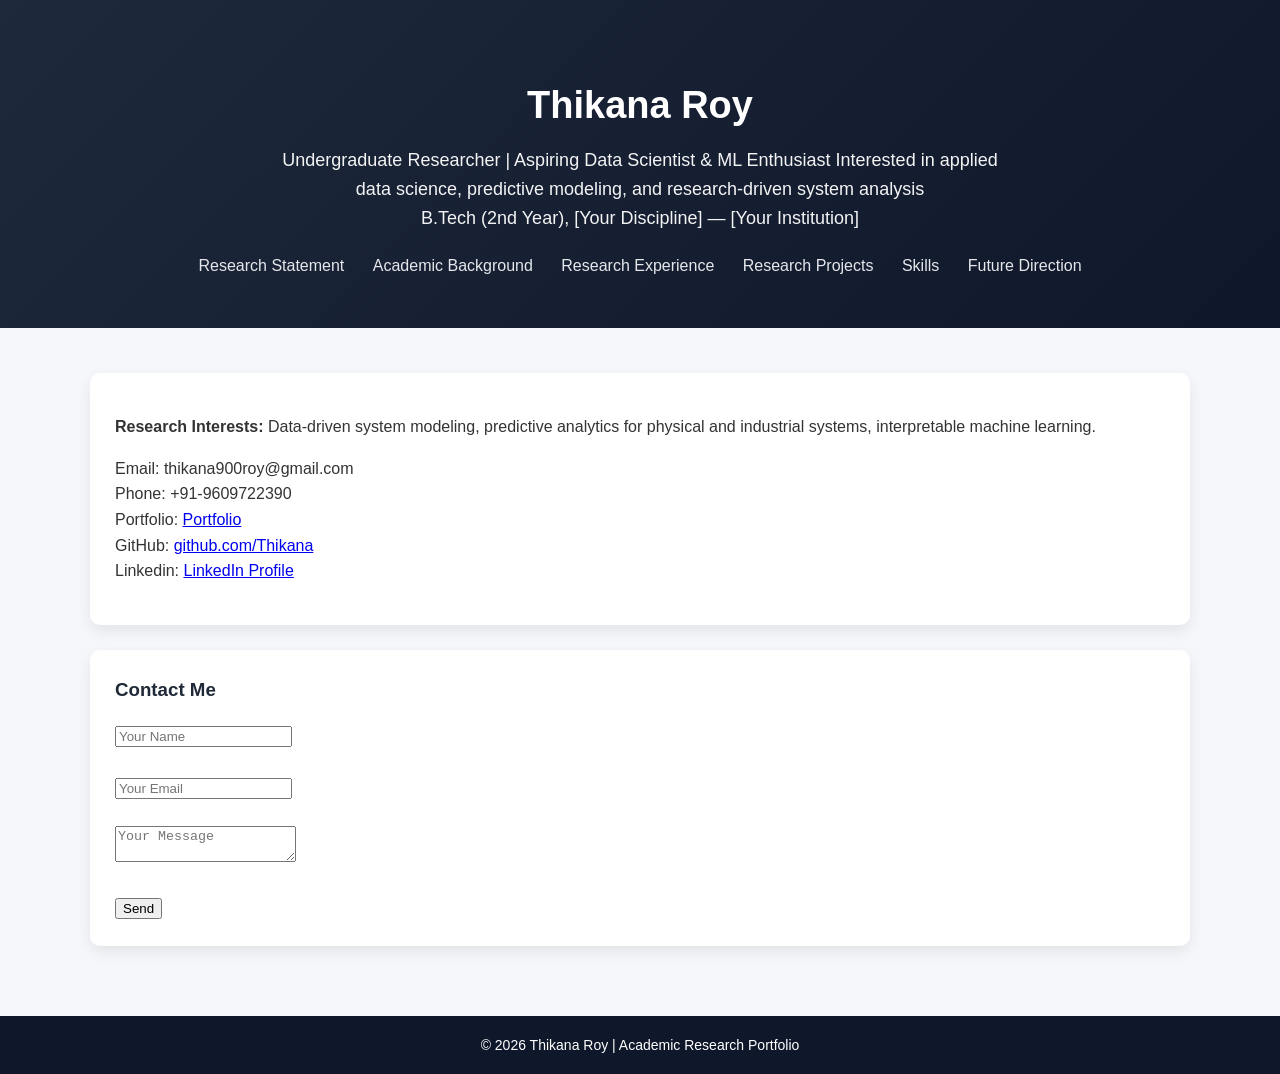
<file: index.html>
<!DOCTYPE html>
<html lang="en">
<head>
    <meta charset="UTF-8">
    <title>Thikana Roy | Research Portfolio</title>
    <link rel="stylesheet" href="style.css">
</head>
<body>

<header>
    <h1>Thikana Roy</h1>
    <p>
        Undergraduate Researcher | Aspiring Data Scientist & ML Enthusiast
Interested in applied data science, predictive modeling, and research-driven system analysis<br>
        B.Tech (2nd Year), [Your Discipline] — [Your Institution]
    </p>
    <nav>
        <a href="research.html">Research Statement</a>
        <a href="background.html">Academic Background</a>
        <a href="experience.html">Research Experience</a>
        <a href="projects.html">Research Projects</a>
        <a href="skills.html">Skills</a>
        <a href="future.html">Future Direction</a>
    </nav>
</header>


<section>

    <div class="card">
        <p><strong>Research Interests:</strong> Data-driven system modeling, predictive analytics for physical and industrial systems, interpretable machine learning.</p>
        <p>
            Email: thikana900roy@gmail.com<br>
            Phone: +91-9609722390<br>
            Portfolio: <a href="https://thikana-roy.github.io/portfolio/">Portfolio</a><br>
            GitHub: <a href="https://github.com/Thikana">github.com/Thikana</a><br>
            Linkedin: <a href="https://www.linkedin.com/in/thikana-roy-5a38a8359/">LinkedIn Profile</a>
        </p>
    </div>

    <!-- Contact Form Card -->
    <div class="card">
        <h3>Contact Me</h3>
        <form action="/contact" method="POST">
            <input type="text" name="name" placeholder="Your Name" required><br><br>
            <input type="email" name="email" placeholder="Your Email" required><br><br>
            <textarea name="message" placeholder="Your Message" required></textarea><br><br>
            <button type="submit">Send</button>
        </form>
    </div>

</section>

<footer>
    © 2026 Thikana Roy | Academic Research Portfolio
</footer>

</body>
</html>
</file>
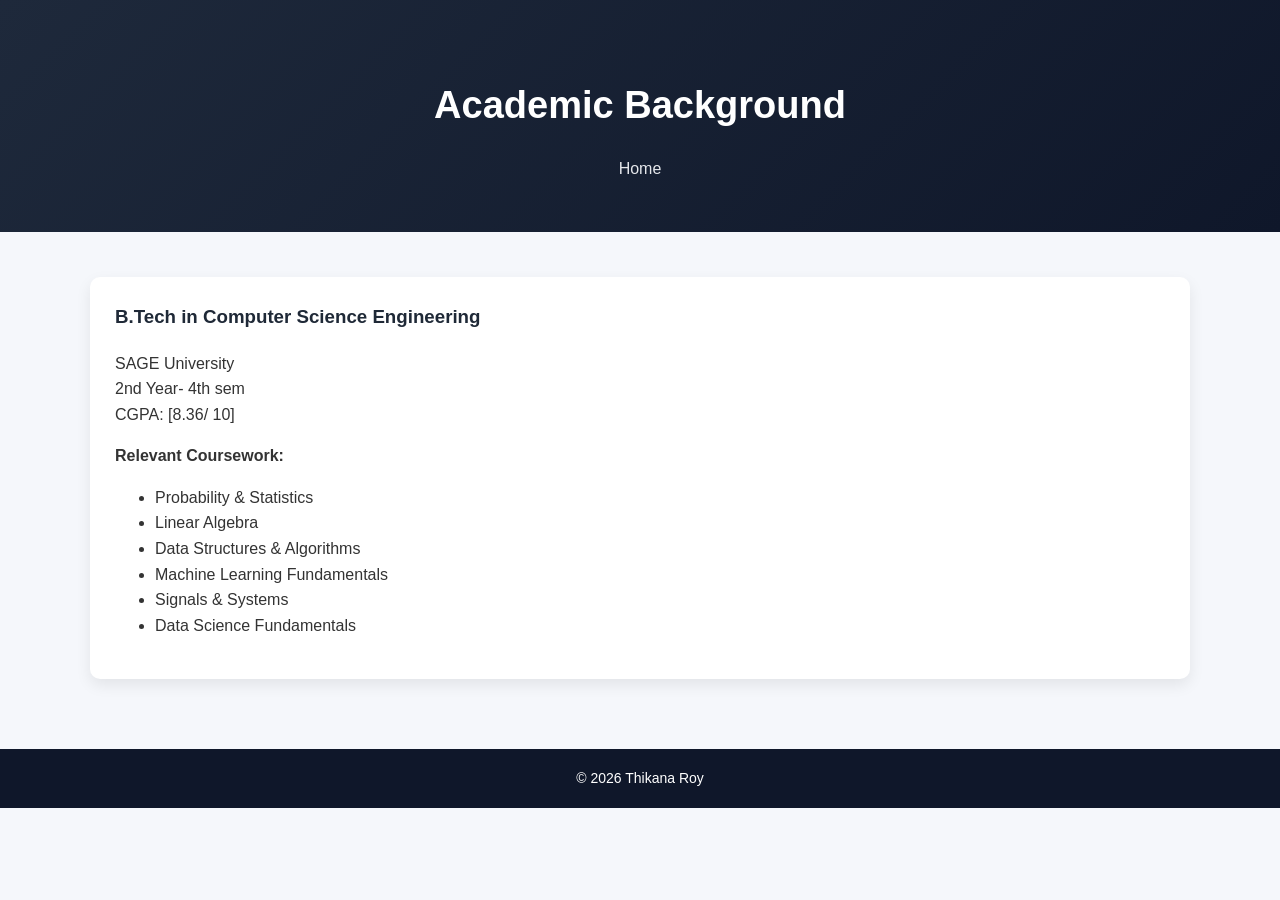
<file: background.html>
<!DOCTYPE html>
<html lang="en">
<head>
    <meta charset="UTF-8">
    <title>Academic Background | Thikana Roy</title>
    <link rel="stylesheet" href="style.css">
</head>
<body>

<header>
    <h1>Academic Background</h1>
    <nav><a href="index.html">Home</a></nav>
</header>

<section>
    <div class="card">
        <h3>B.Tech in Computer Science Engineering</h3>
        <p>
            SAGE University<br>
            2nd Year- 4th sem<br>
            CGPA: [8.36/ 10]
        </p>
        <p><strong>Relevant Coursework:</strong></p>
        <ul>
            <li>Probability & Statistics</li>
            <li>Linear Algebra</li>
            <li>Data Structures & Algorithms</li>
            <li>Machine Learning Fundamentals</li>
            <li>Signals & Systems</li>
            <li>Data Science Fundamentals</li>
        </ul>
    </div>
</section>

<footer>© 2026 Thikana Roy</footer>
</body>
</html>
</file>
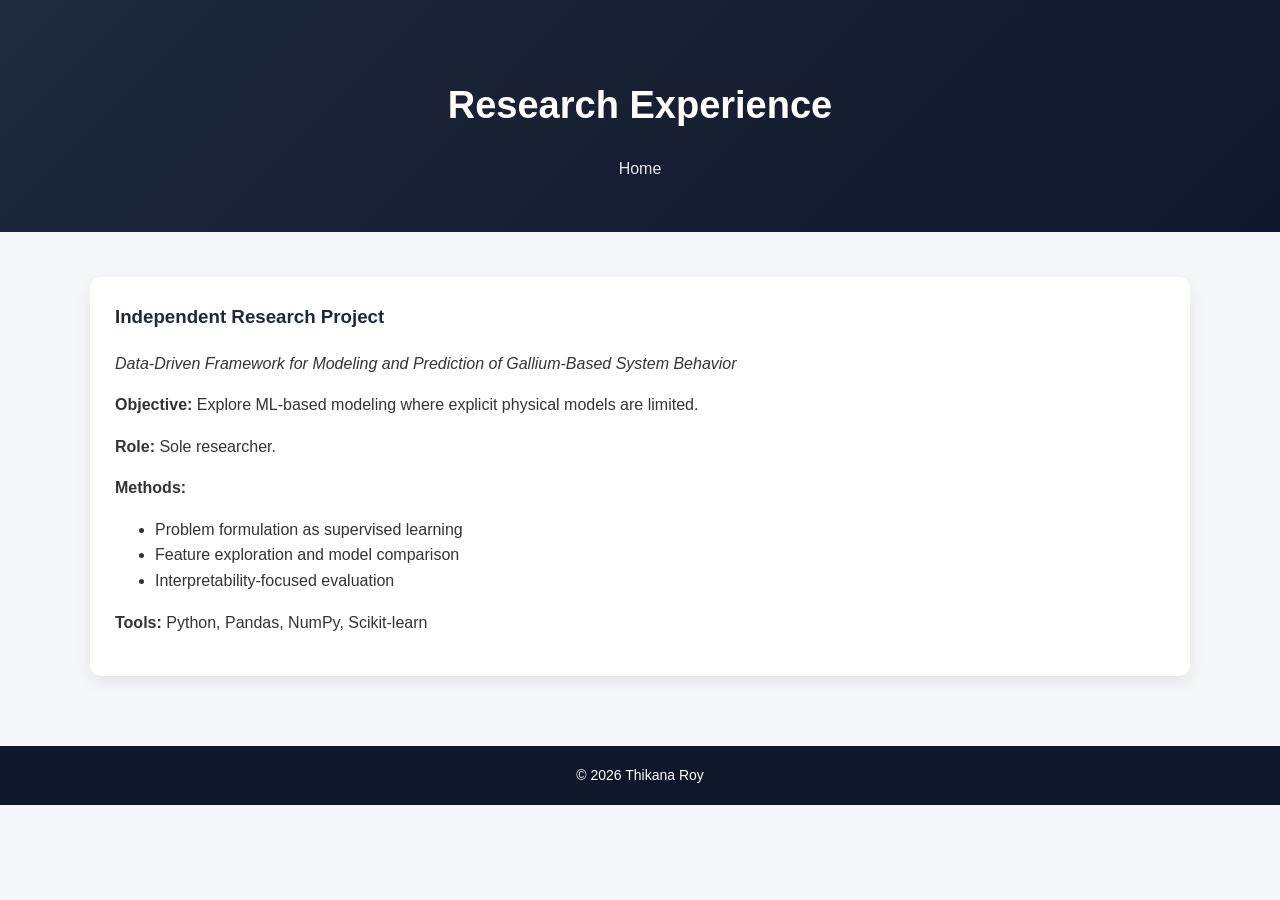
<file: experience.html>
<!DOCTYPE html>
<html lang="en">
<head>
    <meta charset="UTF-8">
    <title>Research Experience | Thikana Roy</title>
    <link rel="stylesheet" href="style.css">
</head>
<body>

<header>
    <h1>Research Experience</h1>
    <nav><a href="index.html">Home</a></nav>
</header>

<section>
    <div class="card">
        <h3>Independent Research Project</h3>
        <p><em>Data-Driven Framework for Modeling and Prediction of Gallium-Based System Behavior</em></p>
        <p><strong>Objective:</strong> Explore ML-based modeling where explicit physical models are limited.</p>
        <p><strong>Role:</strong> Sole researcher.</p>
        <p><strong>Methods:</strong></p>
        <ul>
            <li>Problem formulation as supervised learning</li>
            <li>Feature exploration and model comparison</li>
            <li>Interpretability-focused evaluation</li>
        </ul>
        <p><strong>Tools:</strong> Python, Pandas, NumPy, Scikit-learn</p>
    </div>
</section>

<footer>© 2026 Thikana Roy</footer>
</body>
</html>
</file>
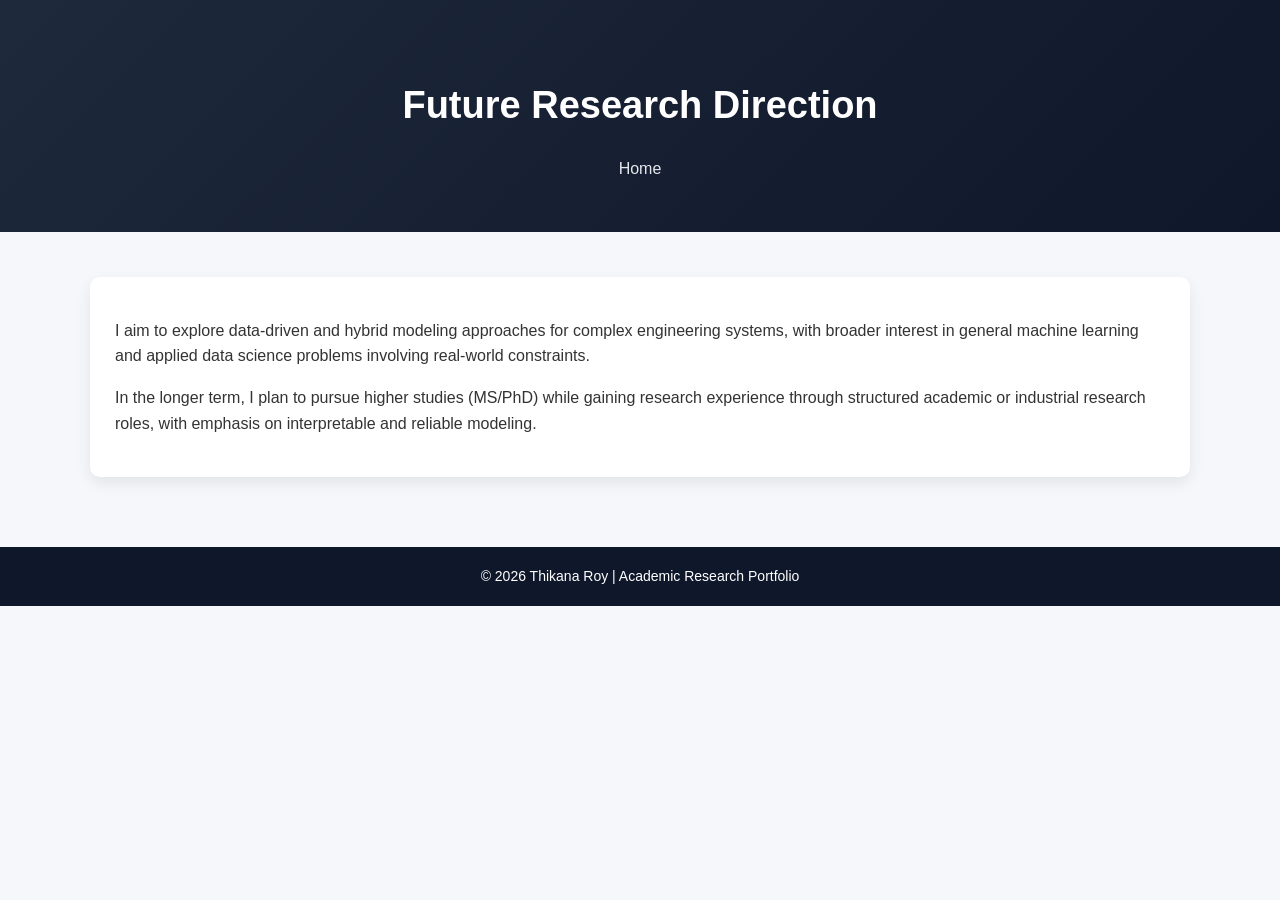
<file: future.html>
<!DOCTYPE html>
<html lang="en">
<head>
    <meta charset="UTF-8">
    <title>Future Research Direction | Thikana Roy</title>
    <link rel="stylesheet" href="style.css">
</head>
<body>

<header>
    <h1>Future Research Direction</h1>
    <nav><a href="index.html">Home</a></nav>
</header>

<section>
    <div class="card">
        <p>
            I aim to explore data-driven and hybrid modeling approaches for complex
            engineering systems, with broader interest in general machine learning
            and applied data science problems involving real-world constraints.
        </p>
        <p>
            In the longer term, I plan to pursue higher studies (MS/PhD) while gaining
            research experience through structured academic or industrial research roles,
            with emphasis on interpretable and reliable modeling.
        </p>
    </div>
</section>

<footer>
    © 2026 Thikana Roy | Academic Research Portfolio
</footer>

</body>
</html>
</file>
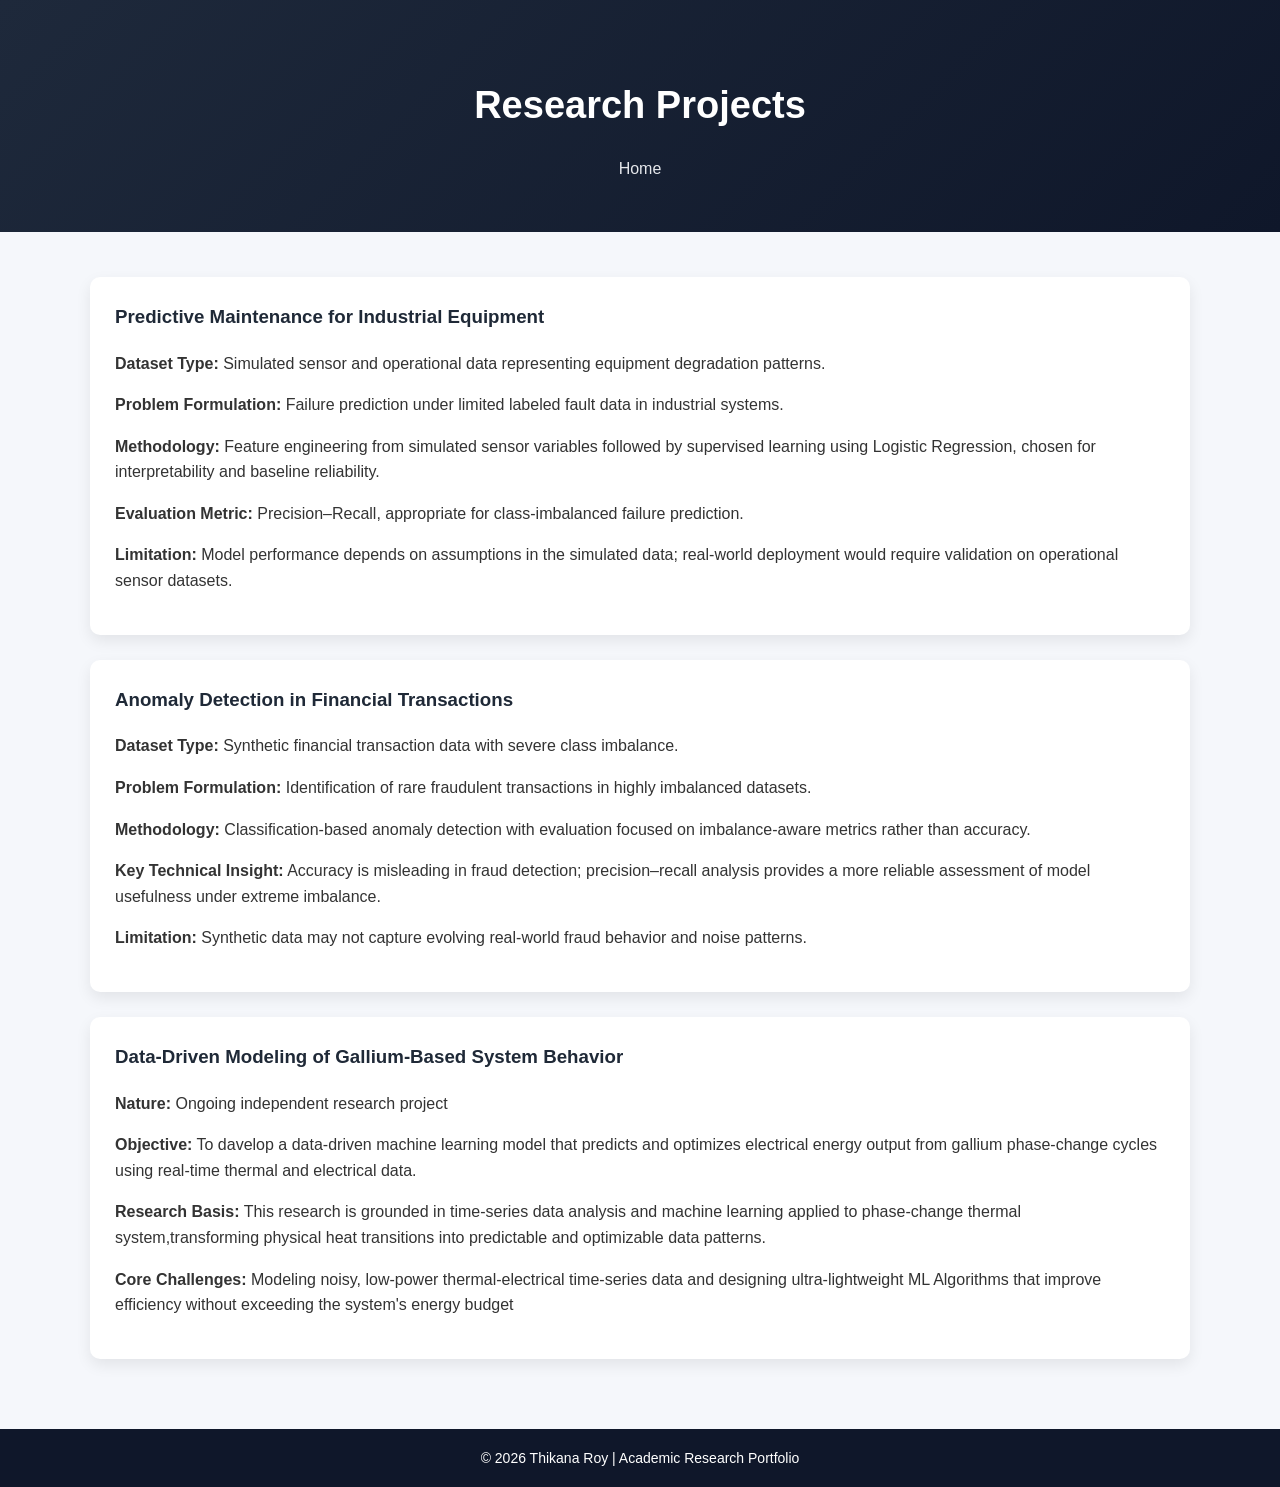
<file: projects.html>
<!DOCTYPE html>
<html lang="en">
<head>
    <meta charset="UTF-8">
    <title>Research Projects | Thikana Roy</title>
    <link rel="stylesheet" href="style.css">
</head>
<body>

<header>
    <h1>Research Projects</h1>
    <nav><a href="index.html">Home</a></nav>
</header>

<section>

    <div class="card">
        <h3>Predictive Maintenance for Industrial Equipment</h3>
        <p><strong>Dataset Type:</strong>
            Simulated sensor and operational data representing equipment degradation patterns.
        </p>
        <p><strong>Problem Formulation:</strong>
            Failure prediction under limited labeled fault data in industrial systems.
        </p>
        <p><strong>Methodology:</strong>
            Feature engineering from simulated sensor variables followed by supervised
            learning using Logistic Regression, chosen for interpretability and baseline reliability.
        </p>
        <p><strong>Evaluation Metric:</strong>
            Precision–Recall, appropriate for class-imbalanced failure prediction.
        </p>
        <p><strong>Limitation:</strong>
            Model performance depends on assumptions in the simulated data; real-world
            deployment would require validation on operational sensor datasets.
        </p>
    </div>

    <div class="card">
        <h3>Anomaly Detection in Financial Transactions</h3>
        <p><strong>Dataset Type:</strong>
            Synthetic financial transaction data with severe class imbalance.
        </p>
        <p><strong>Problem Formulation:</strong>
            Identification of rare fraudulent transactions in highly imbalanced datasets.
        </p>
        <p><strong>Methodology:</strong>
            Classification-based anomaly detection with evaluation focused on
            imbalance-aware metrics rather than accuracy.
        </p>
        <p><strong>Key Technical Insight:</strong>
            Accuracy is misleading in fraud detection; precision–recall analysis provides
            a more reliable assessment of model usefulness under extreme imbalance.
        </p>
        <p><strong>Limitation:</strong>
            Synthetic data may not capture evolving real-world fraud behavior and noise patterns.
        </p>
    </div>

    <div class="card">
        <h3>Data-Driven Modeling of Gallium-Based System Behavior</h3>
        <p><strong>Nature:</strong> Ongoing independent research project</p>
        <p><strong>Objective:</strong>
            To davelop a data-driven machine learning model that predicts and optimizes electrical energy output from gallium phase-change cycles using real-time thermal and electrical data. 
        </p>
        <p><strong>Research Basis:</strong>
            This research is grounded in time-series data analysis and machine learning applied to phase-change thermal system,transforming physical heat transitions into predictable and optimizable data patterns.
        </p>
        <p><strong>Core Challenges:</strong>
           Modeling noisy, low-power thermal-electrical time-series data and designing ultra-lightweight ML Algorithms that improve efficiency without exceeding the system's energy budget
        </p>
    </div>

</section>

<footer>
    © 2026 Thikana Roy | Academic Research Portfolio
</footer>

</body>
</html>
</file>
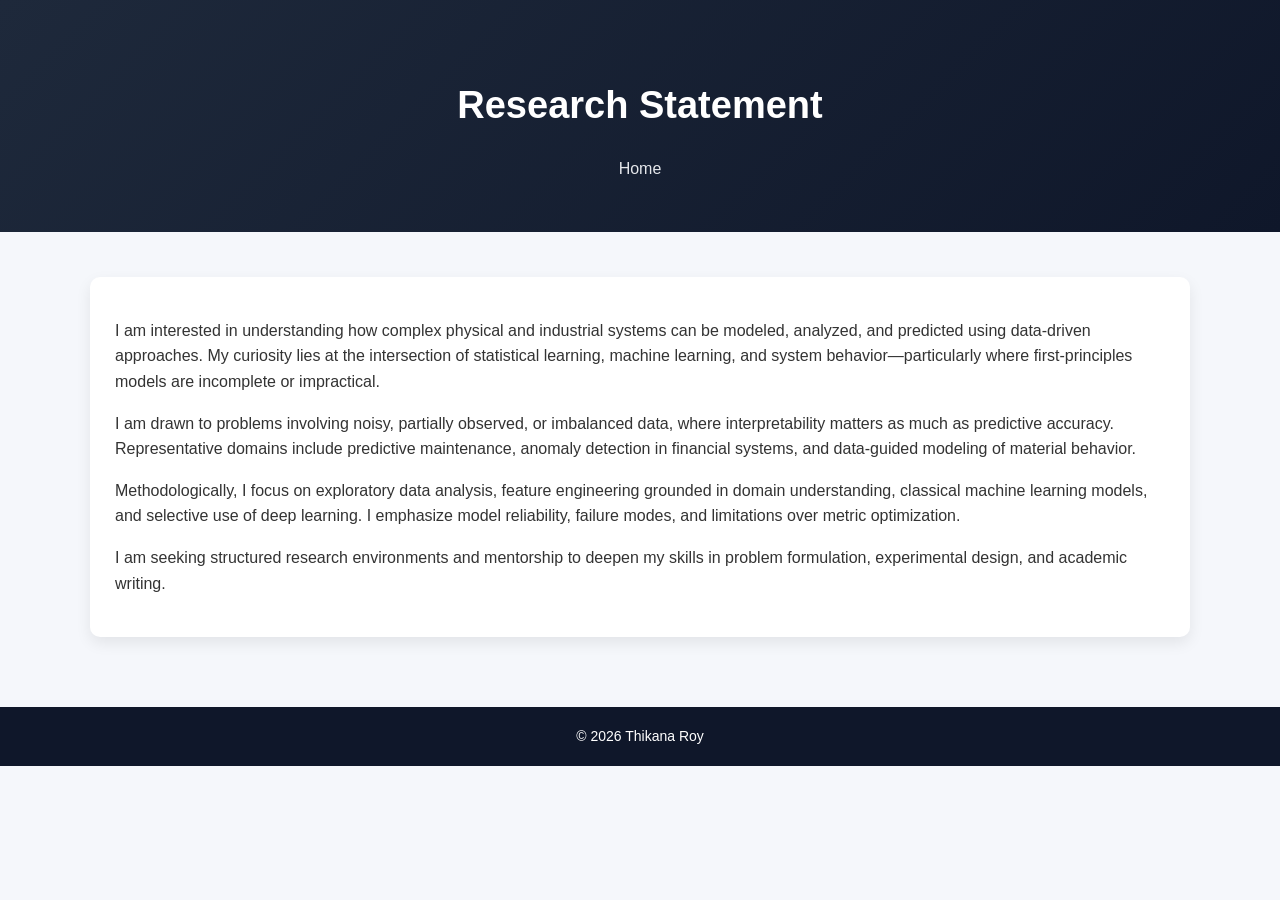
<file: research.html>
<!DOCTYPE html>
<html lang="en">
<head>
    <meta charset="UTF-8">
    <title>Research Statement | Thikana Roy</title>
    <link rel="stylesheet" href="style.css">
</head>
<body>

<header>
    <h1>Research Statement</h1>
    <nav><a href="index.html">Home</a></nav>
</header>

<section>
    <div class="card">
        <p>
            I am interested in understanding how complex physical and industrial systems can be modeled,
            analyzed, and predicted using data-driven approaches. My curiosity lies at the intersection
            of statistical learning, machine learning, and system behavior—particularly where
            first-principles models are incomplete or impractical.
        </p>
        <p>
            I am drawn to problems involving noisy, partially observed, or imbalanced data, where
            interpretability matters as much as predictive accuracy. Representative domains include
            predictive maintenance, anomaly detection in financial systems, and data-guided modeling
            of material behavior.
        </p>
        <p>
            Methodologically, I focus on exploratory data analysis, feature engineering grounded in
            domain understanding, classical machine learning models, and selective use of deep learning.
            I emphasize model reliability, failure modes, and limitations over metric optimization.
        </p>
        <p>
            I am seeking structured research environments and mentorship to deepen my skills in problem
            formulation, experimental design, and academic writing.
        </p>
    </div>
</section>

<footer>© 2026 Thikana Roy</footer>
</body>
</html>
</file>
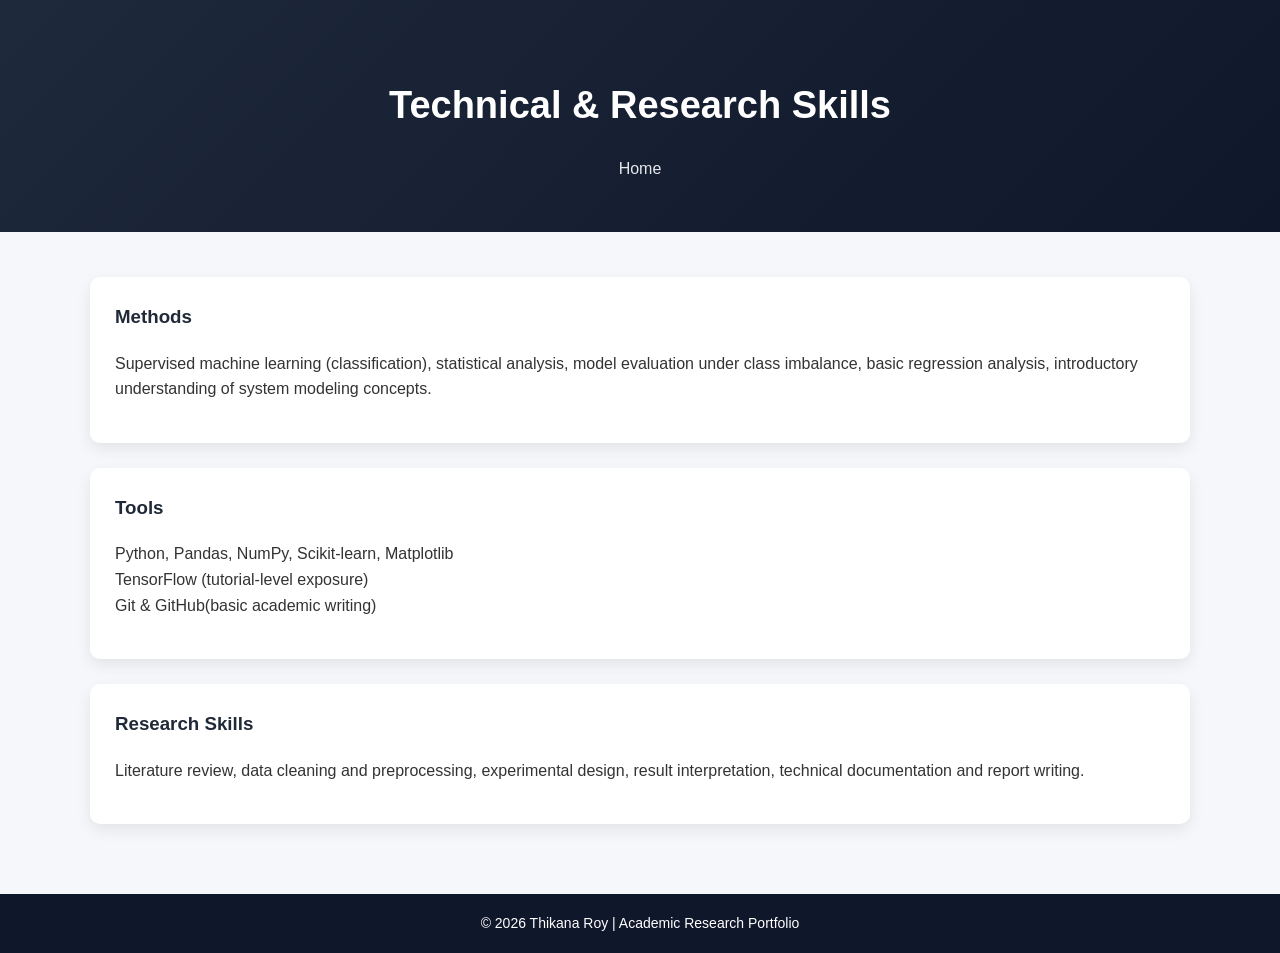
<file: skills.html>
<!DOCTYPE html>
<html lang="en">
<head>
    <meta charset="UTF-8">
    <title>Technical & Research Skills | Thikana Roy</title>
    <link rel="stylesheet" href="style.css">
</head>
<body>

<header>
    <h1>Technical & Research Skills</h1>
    <nav><a href="index.html">Home</a></nav>
</header>

<section>

    <div class="card">
        <h3>Methods</h3>
        <p>
            Supervised machine learning (classification), statistical analysis,
            model evaluation under class imbalance,
            basic regression analysis,
            introductory understanding of system modeling concepts.
        </p>
    </div>

    <div class="card">
        <h3>Tools</h3>
        <p>
            Python, Pandas, NumPy, Scikit-learn, Matplotlib<br>
            TensorFlow (tutorial-level exposure)<br>
            Git & GitHub(basic academic writing)
        </p>
    </div>

    <div class="card">
        <h3>Research Skills</h3>
        <p>
            Literature review, data cleaning and preprocessing,
            experimental design, result interpretation,
            technical documentation and report writing.
        </p>
    </div>

</section>

<footer>
    © 2026 Thikana Roy | Academic Research Portfolio
</footer>

</body>
</html>
</file>
<file: style.css>
body {
    margin: 0;
    font-family: "Segoe UI", Tahoma, sans-serif;
    background-color: #f5f7fb;
    color: #333;
    line-height: 1.6;
}

header {
    background: linear-gradient(135deg, #1e293b, #0f172a);
    color: #fff;
    padding: 50px 20px;
    text-align: center;
}

header h1 {
    font-size: 38px;
    margin-bottom: 10px;
}

header p {
    max-width: 750px;
    margin: auto;
    font-size: 18px;
    opacity: 0.95;
}

nav {
    margin-top: 20px;
}

nav a {
    color: #e5e7eb;
    margin: 0 12px;
    text-decoration: none;
    font-weight: 500;
}

nav a:hover {
    text-decoration: underline;
}

section {
    max-width: 1100px;
    margin: auto;
    padding: 45px 20px;
}

h2 {
    color: #0f172a;
    margin-bottom: 25px;
    border-bottom: 3px solid #e5e7eb;
    display: inline-block;
    padding-bottom: 5px;
}

.card {
    background: #ffffff;
    padding: 25px;
    border-radius: 10px;
    box-shadow: 0 6px 15px rgba(0,0,0,0.08);
    margin-bottom: 25px;
}

.card h3 {
    margin-top: 0;
    color: #1f2937;
}

footer {
    background: #0f172a;
    color: #fff;
    text-align: center;
    padding: 18px;
    font-size: 14px;
}
body {
    margin: 0;
    font-family: "Segoe UI", Tahoma, sans-serif;
    background-color: #f5f7fb;
    color: #333;
    line-height: 1.6;
}

header {
    background: linear-gradient(135deg, #1e293b, #0f172a);
    color: #fff;
    padding: 50px 20px;
    text-align: center;
}

header h1 {
    font-size: 38px;
    margin-bottom: 10px;
}

header p {
    max-width: 750px;
    margin: auto;
    font-size: 18px;
    opacity: 0.95;
}

nav {
    margin-top: 20px;
}

nav a {
    color: #e5e7eb;
    margin: 0 12px;
    text-decoration: none;
    font-weight: 500;
}

nav a:hover {
    text-decoration: underline;
}

section {
    max-width: 1100px;
    margin: auto;
    padding: 45px 20px;
}

h2 {
    color: #0f172a;
    margin-bottom: 25px;
    border-bottom: 3px solid #e5e7eb;
    display: inline-block;
    padding-bottom: 5px;
}

.card {
    background: #ffffff;
    padding: 25px;
    border-radius: 10px;
    box-shadow: 0 6px 15px rgba(0,0,0,0.08);
    margin-bottom: 25px;
}

.card h3 {
    margin-top: 0;
    color: #1f2937;
}

footer {
    background: #0f172a;
    color: #fff;
    text-align: center;
    padding: 18px;
    font-size: 14px;
}
</file>
